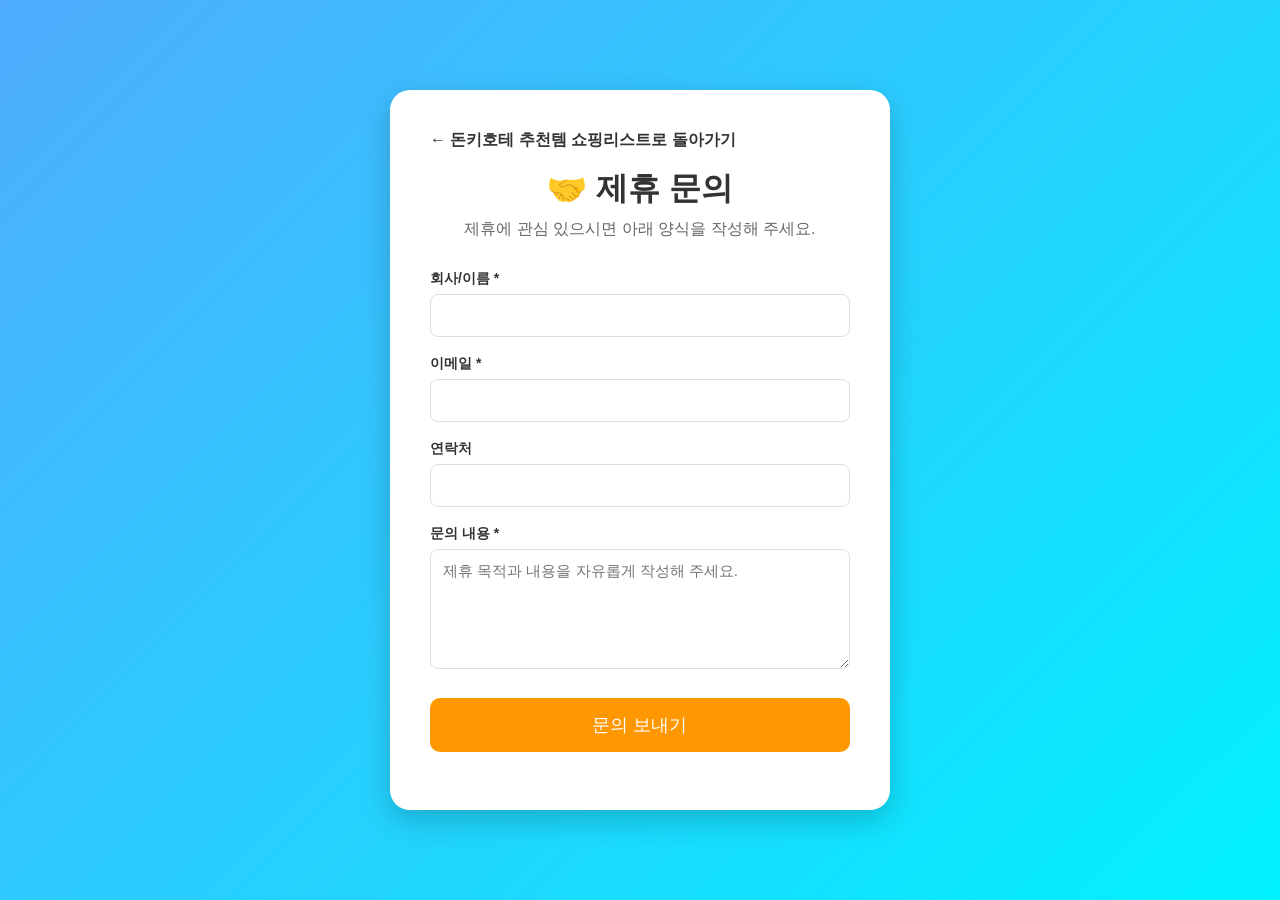
<file: partnership.html>
<!DOCTYPE html>
<html lang="ko">
<head>
    <script async src="https://pagead2.googlesyndication.com/pagead/js/adsbygoogle.js?client=ca-pub-8652123043482278"
     crossorigin="anonymous"></script>
    <meta charset="UTF-8">
    <meta name="viewport" content="width=device-width, initial-scale=1.0">
    <title>🤝 제휴 문의</title>

    <style>
        * {
            margin: 0;
            padding: 0;
            box-sizing: border-box;
            font-family: "맑은 고딕", sans-serif;
        }

        body {
            background: linear-gradient(135deg, #4facfe, #00f2fe);
            display: flex;
            justify-content: center;
            align-items: center;
            min-height: 100vh;
            padding: 20px;
        }

        .container {
            background: white;
            padding: 40px;
            border-radius: 20px;
            box-shadow: 0 10px 30px rgba(0,0,0,.2);
            width: 500px;
            max-width: 100%;
        }

        h1 {
            color: #333;
            margin-bottom: 8px;
            text-align: center;
        }

        p.subtitle {
            color: #666;
            text-align: center;
            margin-bottom: 30px;
        }

        label {
            display: block;
            margin-top: 18px;
            margin-bottom: 6px;
            color: #333;
            font-weight: bold;
            font-size: 14px;
        }

        input, textarea {
            width: 100%;
            padding: 12px;
            border: 1px solid #ddd;
            border-radius: 8px;
            font-size: 15px;
            font-family: inherit;
        }

        textarea {
            resize: vertical;
            min-height: 120px;
        }

        button {
            width: 100%;
            margin-top: 25px;
            padding: 15px;
            font-size: 18px;
            border: none;
            border-radius: 10px;
            background: #ff9800;
            color: white;
            cursor: pointer;
            transition: 0.3s;
        }

        button:hover {
            background: #f57c00;
        }

        #status {
            margin-top: 18px;
            text-align: center;
            font-weight: bold;
        }

        #status.success {
            color: #2e7d32;
        }

        #status.error {
            color: #c62828;
        }
    </style>
</head>
<body>

<div class="container">
    <a href="index.html" style="display:inline-block;margin-bottom:16px;color:#333;font-weight:bold;text-decoration:none;">← 돈키호테 추천템 쇼핑리스트로 돌아가기</a>
    <h1>🤝 제휴 문의</h1>
    <p class="subtitle">제휴에 관심 있으시면 아래 양식을 작성해 주세요.</p>

    <form id="partnership-form" action="https://formspree.io/f/xjgnyoay" method="POST">
        <label for="company">회사/이름 *</label>
        <input type="text" id="company" name="company" required>

        <label for="email">이메일 *</label>
        <input type="email" id="email" name="email" required>

        <label for="phone">연락처</label>
        <input type="tel" id="phone" name="phone">

        <label for="message">문의 내용 *</label>
        <textarea id="message" name="message" required placeholder="제휴 목적과 내용을 자유롭게 작성해 주세요."></textarea>

        <button type="submit">문의 보내기</button>

        <div id="status"></div>
    </form>
</div>

<script>
const form = document.getElementById("partnership-form");
const status = document.getElementById("status");

form.addEventListener("submit", async function(e){
    e.preventDefault();
    status.textContent = "전송 중...";
    status.className = "";

    try {
        const response = await fetch(form.action, {
            method: "POST",
            body: new FormData(form),
            headers: { "Accept": "application/json" }
        });

        if(response.ok){
            status.textContent = "문의가 전송되었습니다. 감사합니다!";
            status.className = "success";
            form.reset();
        } else {
            status.textContent = "전송에 실패했습니다. 잠시 후 다시 시도해 주세요.";
            status.className = "error";
        }
    } catch (err) {
        status.textContent = "전송 중 오류가 발생했습니다.";
        status.className = "error";
    }
});
</script>

</body>
</html>
</file>
